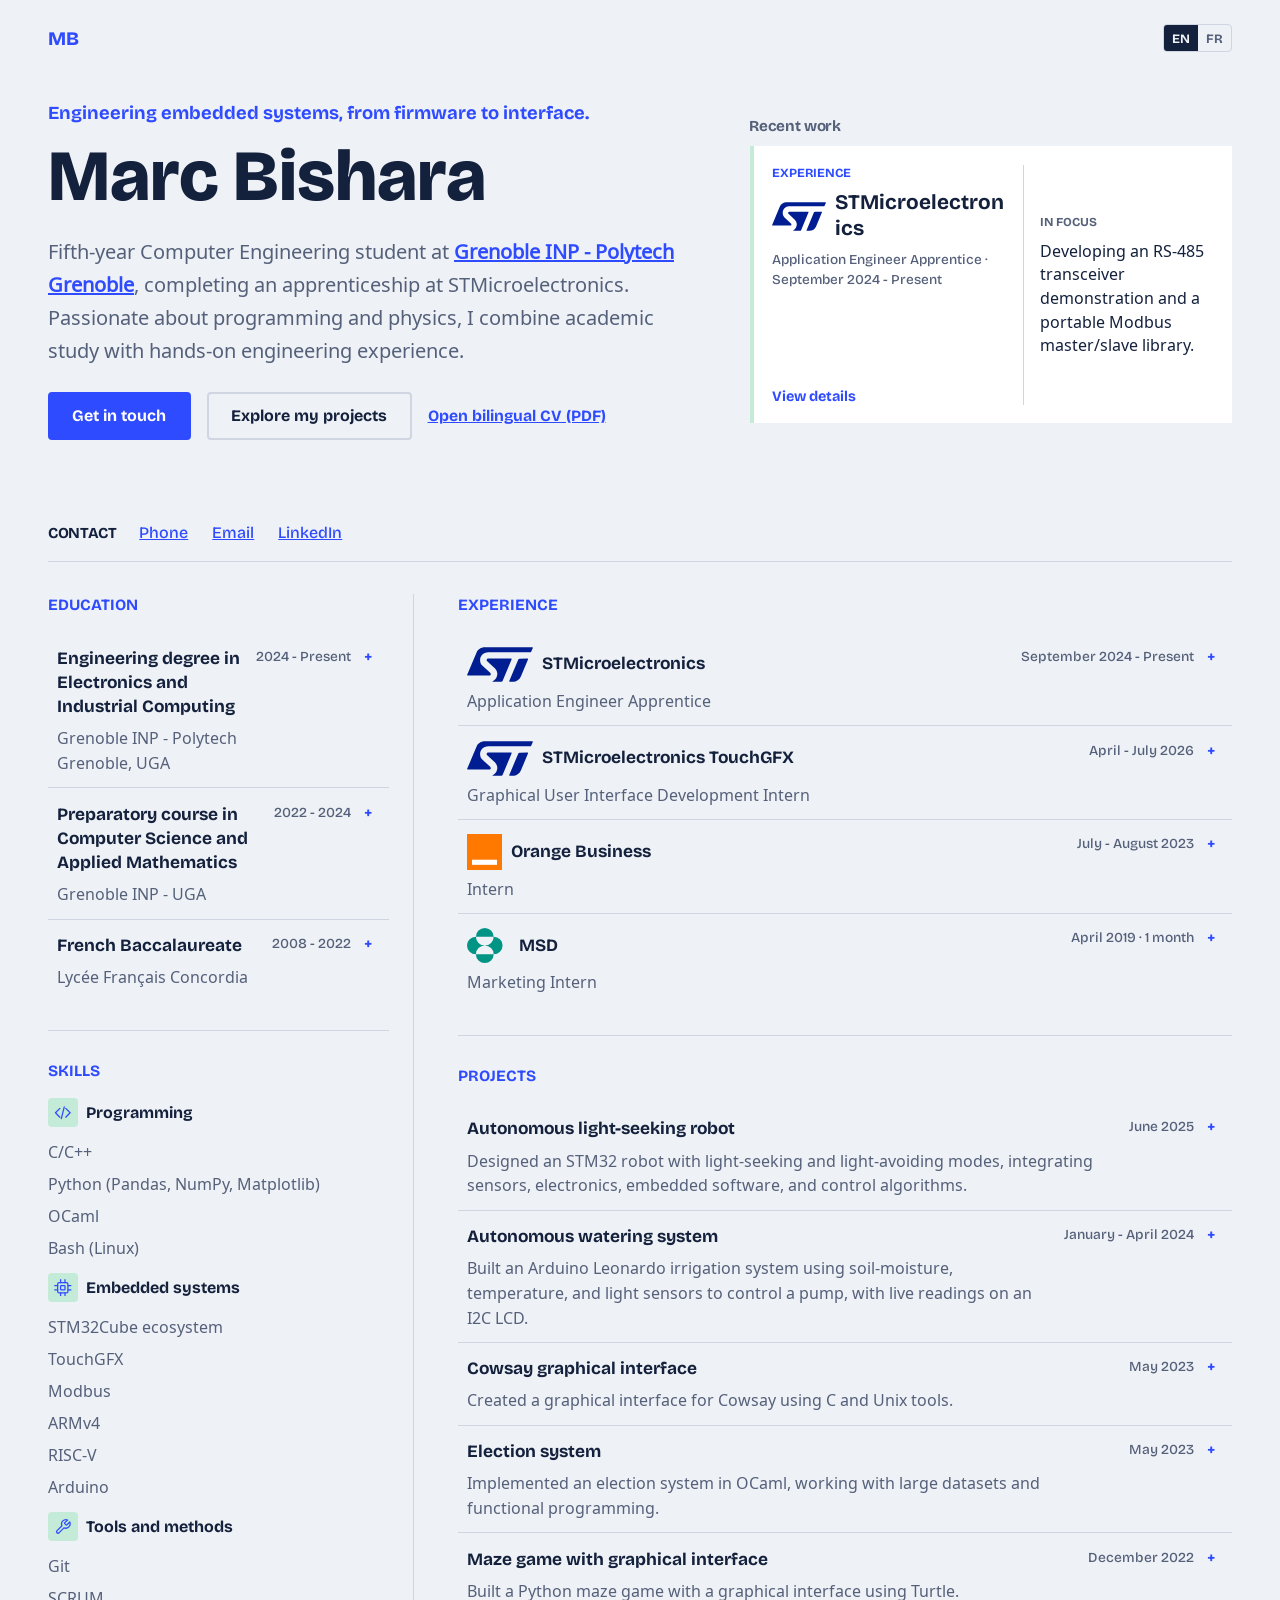
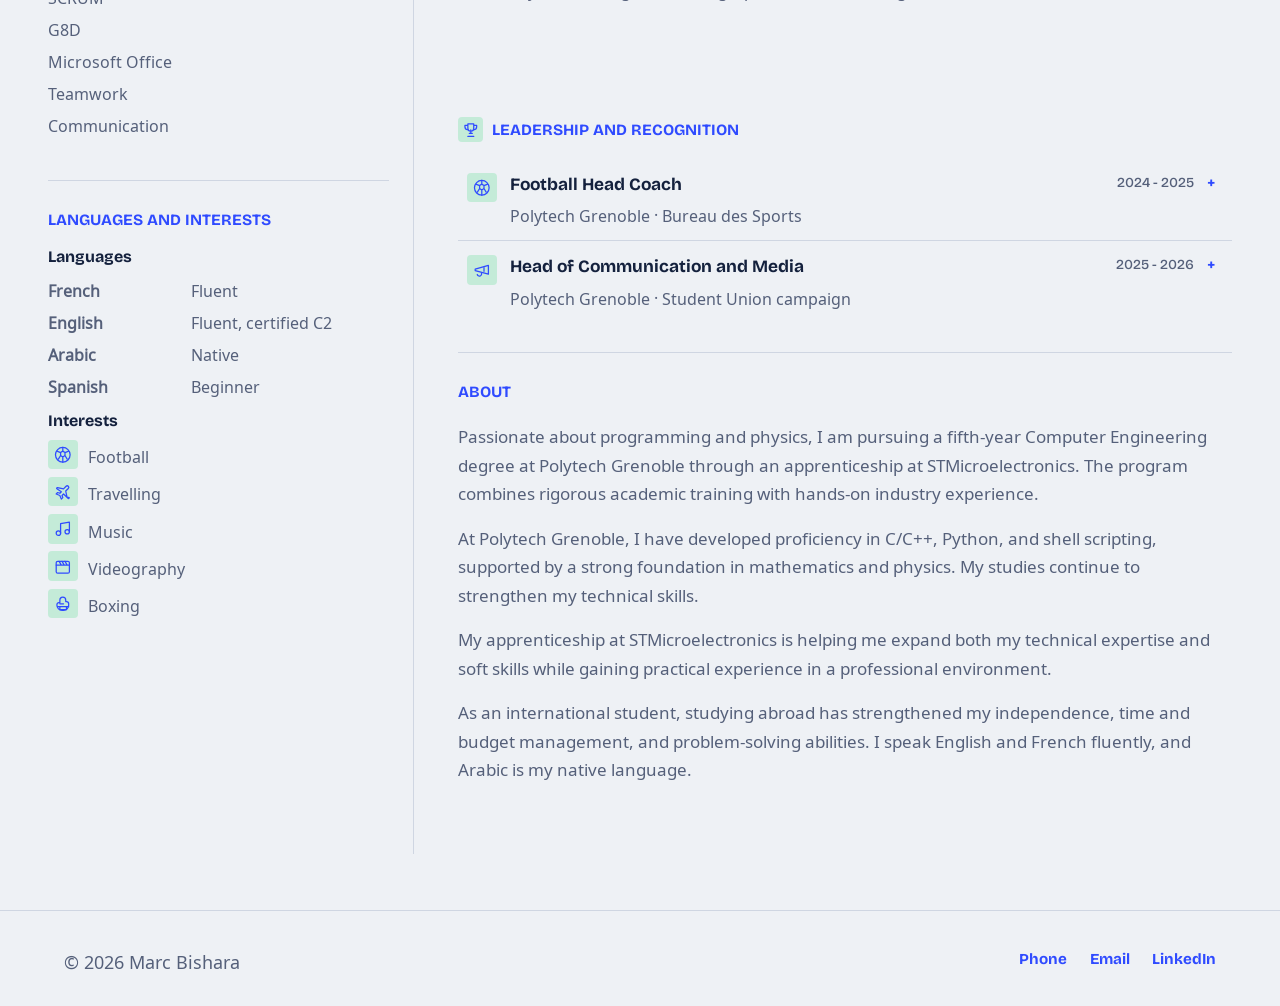
<file: index.html>
<!DOCTYPE html>
<html lang="en">
<head>
  <meta charset="utf-8">
  <meta name="viewport" content="width=device-width, initial-scale=1">
  <title>Marc Bishara - Embedded Systems Engineer</title>
  <meta name="description" content="Marc Bishara, engineering student and application engineer apprentice at STMicroelectronics. Projects in embedded systems, electronics, and software.">
  <link rel="icon" href="assets/favicon.svg" type="image/svg+xml">
  <link rel="preconnect" href="https://fonts.googleapis.com">
  <link rel="preconnect" href="https://fonts.gstatic.com" crossorigin>
  <link href="https://fonts.googleapis.com/css2?family=Bricolage+Grotesque:opsz,wght@12..96,400;12..96,700;12..96,800&family=Noto+Sans+Mongolian:wght@400&display=swap" rel="stylesheet">
  <link rel="stylesheet" href="css/style.css">
</head>
<body class="cv-page">
  <header class="cv-masthead">
    <div class="cv-topbar">
      <a class="mark" id="cvLogo" href="index.html" aria-label="Marc Bishara, home">MB</a>
      <div class="language-switch" role="group" aria-label="Language">
        <button type="button" data-language="en" aria-pressed="true" aria-label="English">EN</button>
        <button type="button" data-language="fr" aria-pressed="false" aria-label="Français">FR</button>
      </div>
    </div>
    <div class="cv-hero">
      <div class="cv-identity">
        <p id="cvHeadline" class="cv-headline"></p>
        <h1 id="cvName">Marc Bishara</h1>
        <p id="cvSummary" class="cv-summary"></p>
        <div class="cv-hero-actions">
          <a id="cvHeroContact" class="btn" href="mailto:marcbadir75@gmail.com">Get in touch</a>
          <a id="cvHeroProjects" class="btn ghost" href="#cvProjects">Explore my projects</a>
          <a id="cvPdf" class="cv-hero-pdf" href="assets/French%20%26%20English%20CV.pdf" target="_blank" rel="noopener noreferrer">Open bilingual CV (PDF)</a>
        </div>
      </div>
      <section id="cvShowcase" class="cv-showcase" aria-labelledby="cvShowcaseTitle">
        <div class="cv-showcase-top">
          <h2 id="cvShowcaseTitle">Recent work</h2>
        </div>
        <div id="cvShowcaseViewport" class="cv-showcase-viewport" tabindex="0" aria-label="Swipe through recent work">
          <div id="cvShowcaseTrack" class="cv-showcase-track"></div>
        </div>
      </section>
    </div>
  </header>

  <main class="cv-main">
    <section class="cv-contact" aria-labelledby="cvContactTitle">
      <h2 id="cvContactTitle">Contact</h2>
      <div id="cvContacts" class="cv-contact-links"></div>
    </section>
    <div class="cv-layout">
      <div class="cv-primary">
        <section class="cv-section" aria-labelledby="experienceTitle">
          <h2 id="experienceTitle">Experience</h2>
          <div id="experienceList" class="cv-entry-list"></div>
        </section>
        <section id="cvProjects" class="cv-section" aria-labelledby="projectsTitle">
          <h2 id="projectsTitle">Projects</h2>
          <div id="projectsList" class="cv-entry-list"></div>
        </section>
      </div>
      <aside class="cv-sidebar">
        <section class="cv-section" aria-labelledby="educationTitle">
          <h2 id="educationTitle">Education</h2>
          <div id="educationList" class="cv-entry-list"></div>
        </section>
        <section class="cv-section" aria-labelledby="skillsTitle">
          <h2 id="skillsTitle">Skills</h2>
          <div id="skillGroups"></div>
        </section>
        <section class="cv-section" aria-labelledby="languagesTitle">
          <h2 id="languagesTitle">Languages and interests</h2>
          <h3 id="languageHeading">Languages</h3>
          <ul id="languageList" class="cv-plain-list"></ul>
          <h3 id="interestsHeading">Interests</h3>
          <ul id="interestList" class="cv-plain-list"></ul>
        </section>
      </aside>
      <div class="cv-secondary">
        <section class="cv-section" aria-labelledby="leadershipTitle">
          <h2 id="leadershipTitle">Leadership and recognition</h2>
          <div id="leadershipList" class="cv-entry-list"></div>
        </section>
        <section class="cv-section" aria-labelledby="aboutTitle">
          <h2 id="aboutTitle">About</h2>
          <div id="aboutText" class="cv-about"></div>
        </section>
      </div>
    </div>
  </main>

  <footer class="cv-footer">
    <p id="cvFooter">© 2026 Marc Bishara</p>
    <nav id="cvFooterContacts" class="cv-footer-contact" aria-label="Contact"></nav>
  </footer>
  <script src="js/data.js"></script>
  <script src="js/cv.js"></script>
</body>
</html>
</file>
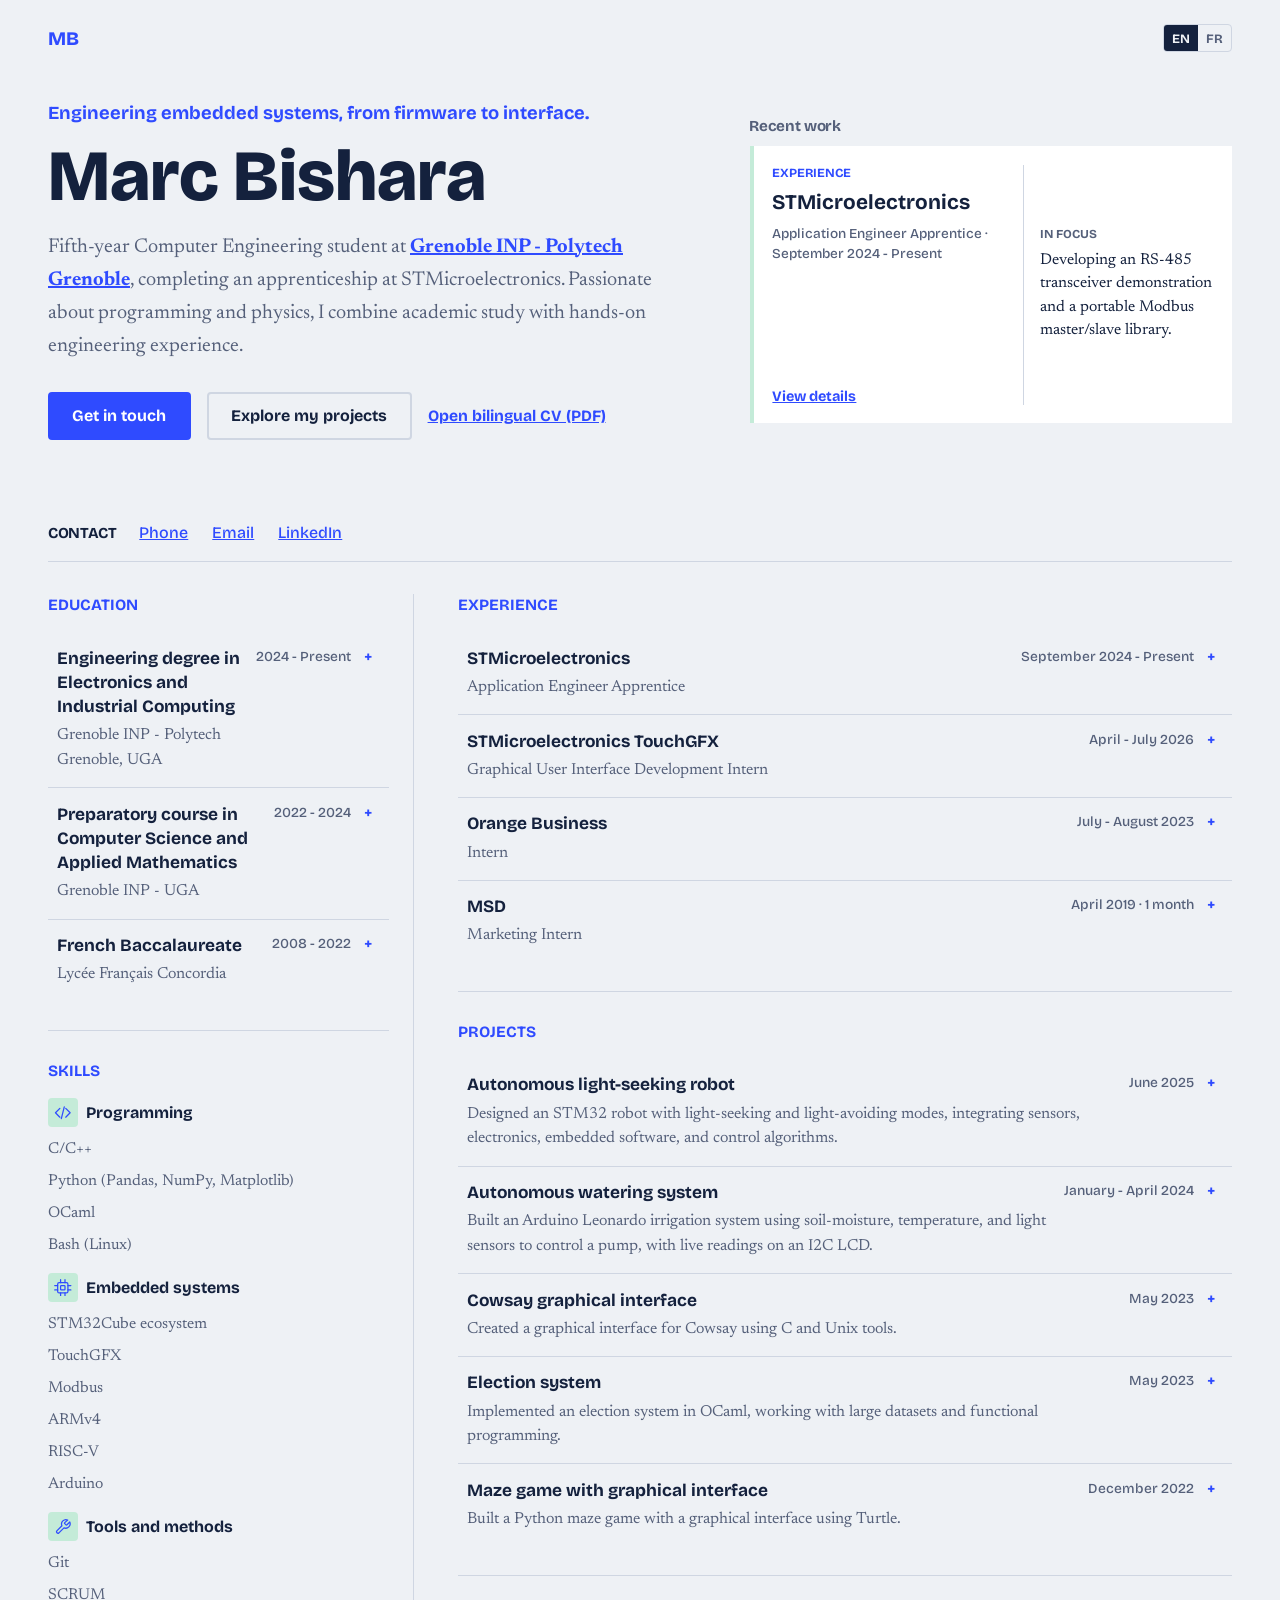
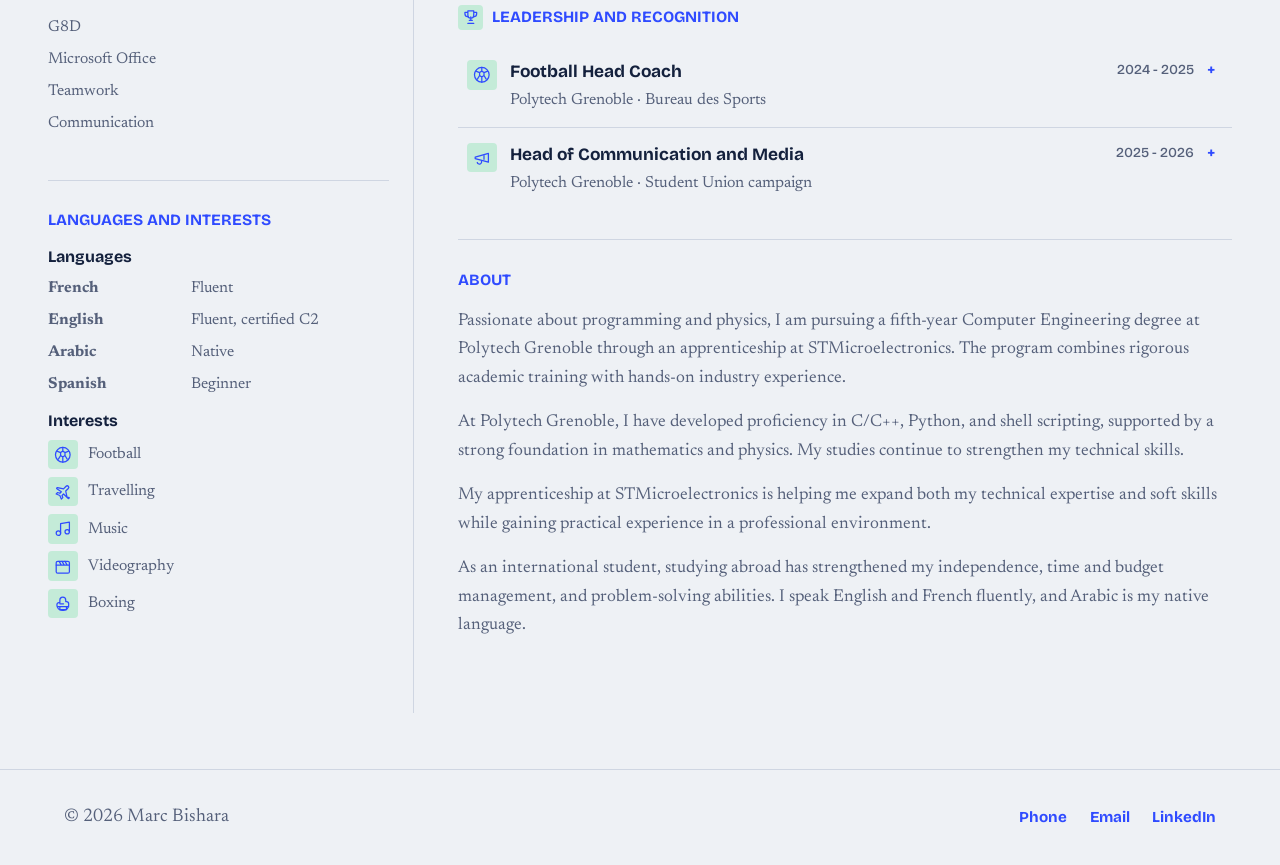
<file: portfolio/index.html>
<!DOCTYPE html>
<html lang="en">
<head>
  <meta charset="utf-8">
  <meta name="viewport" content="width=device-width, initial-scale=1">
  <title>Marc Bishara - Embedded Systems Engineer</title>
  <meta name="description" content="Marc Bishara, engineering student and application engineer apprentice at STMicroelectronics. Projects in embedded systems, electronics, and software.">
  <link rel="icon" href="assets/favicon.svg" type="image/svg+xml">
  <link rel="preconnect" href="https://fonts.googleapis.com">
  <link rel="preconnect" href="https://fonts.gstatic.com" crossorigin>
  <link href="https://fonts.googleapis.com/css2?family=Bricolage+Grotesque:opsz,wght@12..96,400;12..96,700;12..96,800&family=Newsreader:opsz,wght@6..72,400;6..72,500&display=swap" rel="stylesheet">
  <link rel="stylesheet" href="css/style.css">
</head>
<body class="cv-page">
  <header class="cv-masthead">
    <div class="cv-topbar">
      <a class="mark" id="cvLogo" href="index.html" aria-label="Marc Bishara, home">MB</a>
      <div class="language-switch" role="group" aria-label="Language">
        <button type="button" data-language="en" aria-pressed="true" aria-label="English">EN</button>
        <button type="button" data-language="fr" aria-pressed="false" aria-label="Français">FR</button>
      </div>
    </div>
    <div class="cv-hero">
      <div class="cv-identity">
        <p id="cvHeadline" class="cv-headline"></p>
        <h1 id="cvName">Marc Bishara</h1>
        <p id="cvSummary" class="cv-summary"></p>
        <div class="cv-hero-actions">
          <a id="cvHeroContact" class="btn" href="mailto:marcbadir75@gmail.com">Get in touch</a>
          <a id="cvHeroProjects" class="btn ghost" href="#cvProjects">Explore my projects</a>
          <a id="cvPdf" class="cv-hero-pdf" href="assets/French%20%26%20English%20CV.pdf" target="_blank" rel="noopener noreferrer">Open bilingual CV (PDF)</a>
        </div>
      </div>
      <section id="cvShowcase" class="cv-showcase" aria-labelledby="cvShowcaseTitle">
        <div class="cv-showcase-top">
          <h2 id="cvShowcaseTitle">Recent work</h2>
        </div>
        <div id="cvShowcaseViewport" class="cv-showcase-viewport" tabindex="0" aria-label="Swipe through recent work">
          <div id="cvShowcaseTrack" class="cv-showcase-track"></div>
        </div>
      </section>
    </div>
  </header>

  <main class="cv-main">
    <section class="cv-contact" aria-labelledby="cvContactTitle">
      <h2 id="cvContactTitle">Contact</h2>
      <div id="cvContacts" class="cv-contact-links"></div>
    </section>
    <div class="cv-layout">
      <aside class="cv-sidebar">
        <section class="cv-section" aria-labelledby="educationTitle">
          <h2 id="educationTitle">Education</h2>
          <div id="educationList" class="cv-entry-list"></div>
        </section>
        <section class="cv-section" aria-labelledby="skillsTitle">
          <h2 id="skillsTitle">Skills</h2>
          <div id="skillGroups"></div>
        </section>
        <section class="cv-section" aria-labelledby="languagesTitle">
          <h2 id="languagesTitle">Languages and interests</h2>
          <h3 id="languageHeading">Languages</h3>
          <ul id="languageList" class="cv-plain-list"></ul>
          <h3 id="interestsHeading">Interests</h3>
          <ul id="interestList" class="cv-plain-list"></ul>
        </section>
      </aside>
      <div class="cv-primary">
        <section class="cv-section" aria-labelledby="experienceTitle">
          <h2 id="experienceTitle">Experience</h2>
          <div id="experienceList" class="cv-entry-list"></div>
        </section>
        <section id="cvProjects" class="cv-section" aria-labelledby="projectsTitle">
          <h2 id="projectsTitle">Projects</h2>
          <div id="projectsList" class="cv-entry-list"></div>
        </section>
        <section class="cv-section" aria-labelledby="leadershipTitle">
          <h2 id="leadershipTitle">Leadership and recognition</h2>
          <div id="leadershipList" class="cv-entry-list"></div>
        </section>
        <section class="cv-section" aria-labelledby="aboutTitle">
          <h2 id="aboutTitle">About</h2>
          <div id="aboutText" class="cv-about"></div>
        </section>
      </div>
    </div>
  </main>

  <footer class="cv-footer">
    <p id="cvFooter">© 2026 Marc Bishara</p>
    <nav id="cvFooterContacts" class="cv-footer-contact" aria-label="Contact"></nav>
  </footer>
  <script src="js/data.js"></script>
  <script src="js/cv.js"></script>
</body>
</html>
</file>
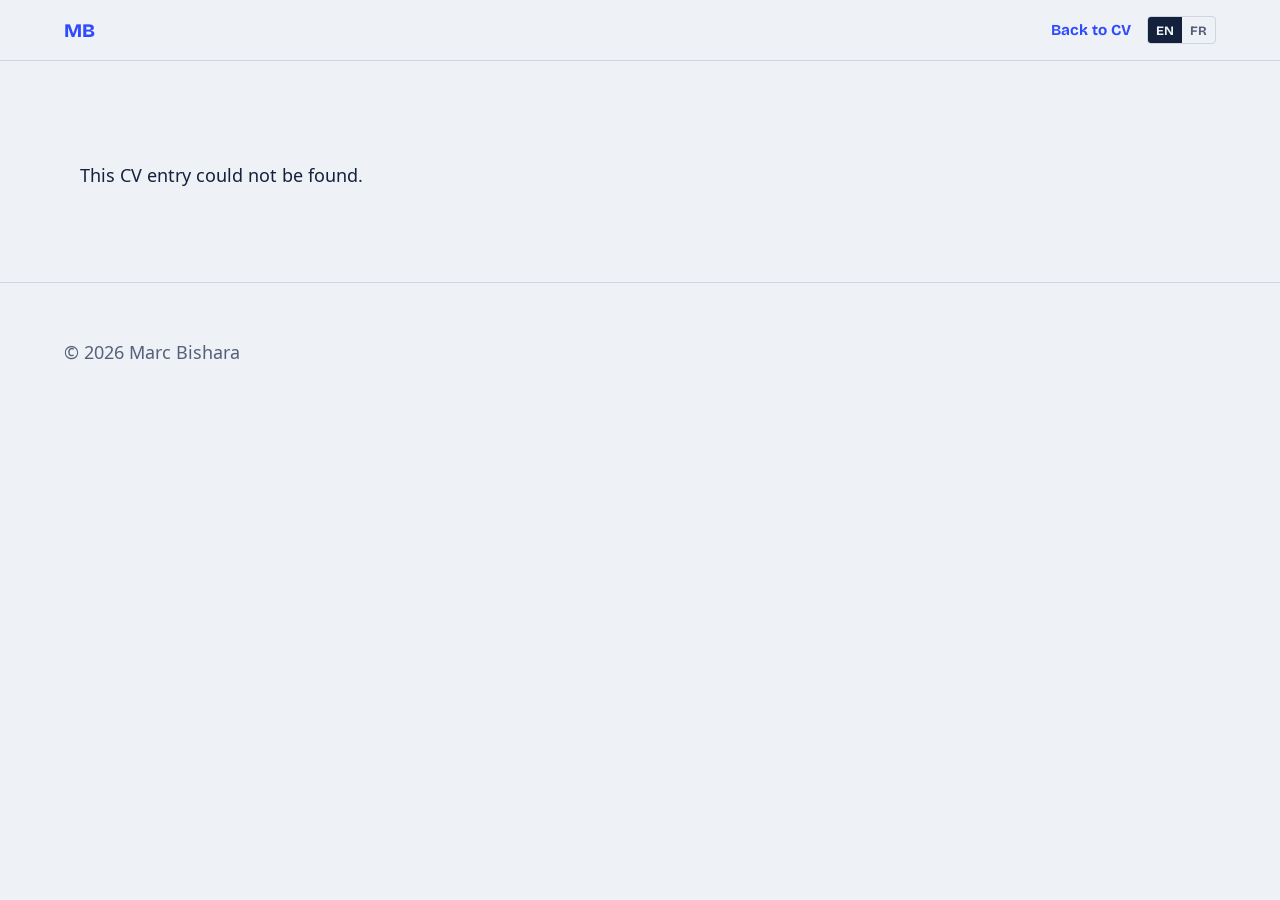
<file: portfolio.html>
<!DOCTYPE html>
<html lang="en">
<head>
  <meta charset="utf-8">
  <meta name="viewport" content="width=device-width, initial-scale=1">
  <meta name="description" content="Project and experience details from Marc Bishara's portfolio.">
  <title>Portfolio details - Marc Bishara</title>
  <link rel="icon" href="assets/favicon.svg" type="image/svg+xml">
  <link rel="preconnect" href="https://fonts.googleapis.com">
  <link rel="preconnect" href="https://fonts.gstatic.com" crossorigin>
  <link href="https://fonts.googleapis.com/css2?family=Bricolage+Grotesque:opsz,wght@12..96,400;12..96,700;12..96,800&family=Noto+Sans+Mongolian:wght@400&display=swap" rel="stylesheet">
  <link rel="stylesheet" href="css/style.css">
</head>
<body class="detail-page">
  <a class="skip" href="#detailContent">Skip to details</a>
  <header class="detail-header">
    <a class="mark" href="index.html" aria-label="Marc Bishara, home">MB</a>
    <a id="detailBack" class="detail-back" href="index.html">Back to CV</a>
    <div class="language-switch" role="group" aria-label="Language">
      <button type="button" data-language="en" aria-pressed="true" aria-label="English">EN</button>
      <button type="button" data-language="fr" aria-pressed="false" aria-label="Français">FR</button>
    </div>
  </header>
  <main class="detail-main">
    <p id="detailNotFound" class="detail-not-found" hidden></p>
    <article id="detailContent" class="detail-content" hidden>
      <p id="detailCategory" class="detail-category"></p>
      <h1 id="detailTitle"></h1>
      <p id="detailSubtitle" class="detail-subtitle"></p>
      <div class="detail-meta">
        <p id="detailDate"></p>
        <p id="detailLocation"></p>
      </div>
      <p id="detailDescription" class="detail-description" hidden></p>
      <div id="detailEducationLinks" class="detail-links"></div>
      <section id="detailDetailsSection" class="detail-section">
        <h2 id="detailDetailsTitle"></h2>
        <ul id="detailBullets" class="detail-bullets"></ul>
      </section>
      <section id="detailHighlightsSection" class="detail-section">
        <h2 id="detailHighlightsTitle"></h2>
        <ul id="detailHighlights" class="detail-bullets"></ul>
      </section>
      <section id="detailResourcesSection" class="detail-section">
        <h2 id="detailResourcesTitle"></h2>
        <div id="detailResources" class="detail-resources"></div>
      </section>
    </article>
  </main>
  <footer><p>© <span id="detailYear"></span> Marc Bishara</p></footer>
  <script src="js/data.js"></script>
  <script src="js/detail.js"></script>
</body>
</html>
</file>
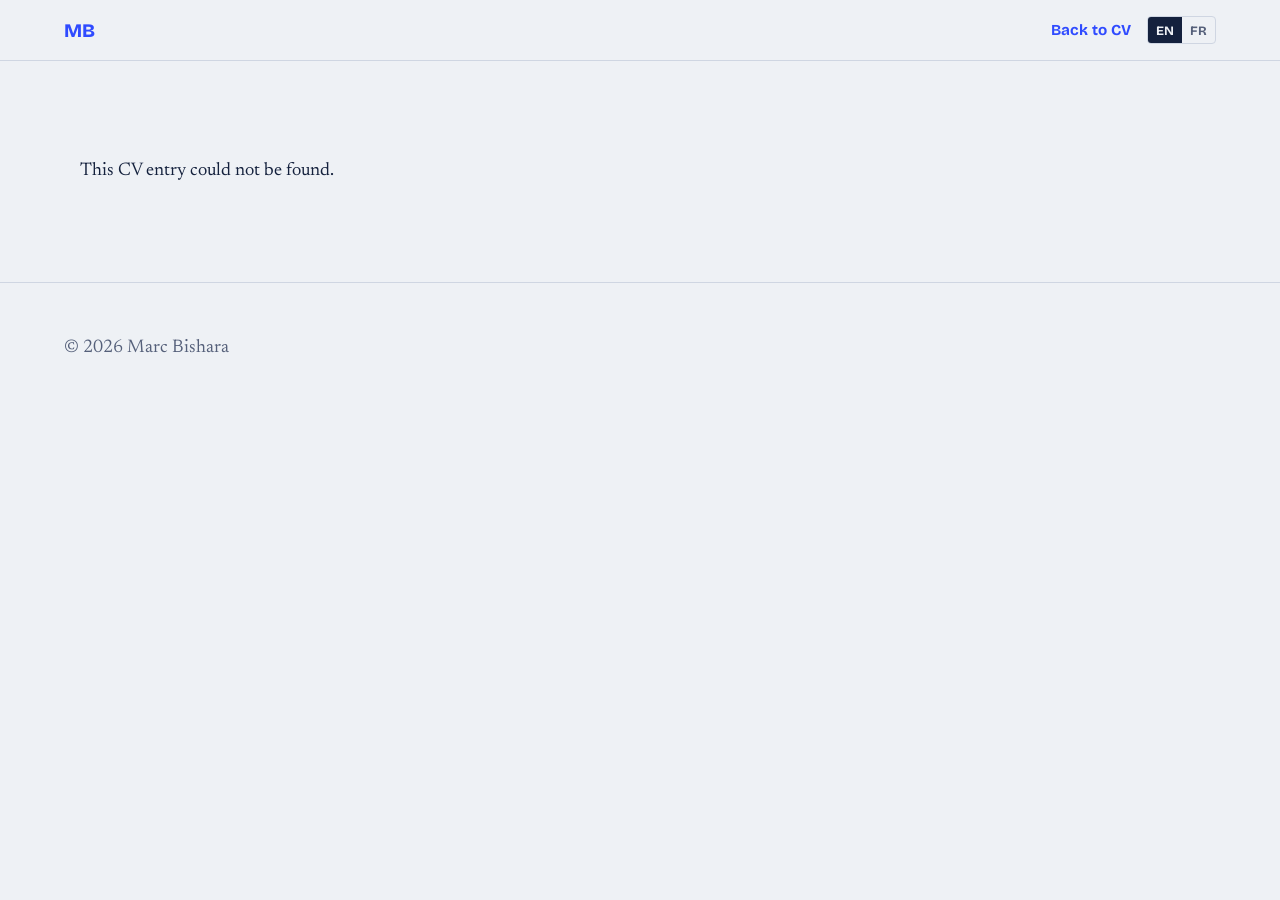
<file: portfolio/portfolio.html>
<!DOCTYPE html>
<html lang="en">
<head>
  <meta charset="utf-8">
  <meta name="viewport" content="width=device-width, initial-scale=1">
  <meta name="description" content="Project and experience details from Marc Bishara's portfolio.">
  <title>Portfolio details - Marc Bishara</title>
  <link rel="icon" href="assets/favicon.svg" type="image/svg+xml">
  <link rel="preconnect" href="https://fonts.googleapis.com">
  <link rel="preconnect" href="https://fonts.gstatic.com" crossorigin>
  <link href="https://fonts.googleapis.com/css2?family=Bricolage+Grotesque:opsz,wght@12..96,400;12..96,700;12..96,800&family=Newsreader:opsz,wght@6..72,400;6..72,500&display=swap" rel="stylesheet">
  <link rel="stylesheet" href="css/style.css">
</head>
<body class="detail-page">
  <a class="skip" href="#detailContent">Skip to details</a>
  <header class="detail-header">
    <a class="mark" href="index.html" aria-label="Marc Bishara, home">MB</a>
    <a id="detailBack" class="detail-back" href="index.html">Back to CV</a>
    <div class="language-switch" role="group" aria-label="Language">
      <button type="button" data-language="en" aria-pressed="true" aria-label="English">EN</button>
      <button type="button" data-language="fr" aria-pressed="false" aria-label="Français">FR</button>
    </div>
  </header>
  <main class="detail-main">
    <p id="detailNotFound" class="detail-not-found" hidden></p>
    <article id="detailContent" class="detail-content" hidden>
      <p id="detailCategory" class="detail-category"></p>
      <h1 id="detailTitle"></h1>
      <p id="detailSubtitle" class="detail-subtitle"></p>
      <div class="detail-meta">
        <p id="detailDate"></p>
        <p id="detailLocation"></p>
      </div>
      <p id="detailDescription" class="detail-description" hidden></p>
      <div id="detailEducationLinks" class="detail-links"></div>
      <section id="detailDetailsSection" class="detail-section">
        <h2 id="detailDetailsTitle"></h2>
        <ul id="detailBullets" class="detail-bullets"></ul>
      </section>
      <section id="detailHighlightsSection" class="detail-section">
        <h2 id="detailHighlightsTitle"></h2>
        <ul id="detailHighlights" class="detail-bullets"></ul>
      </section>
      <section id="detailResourcesSection" class="detail-section">
        <h2 id="detailResourcesTitle"></h2>
        <div id="detailResources" class="detail-resources"></div>
      </section>
    </article>
  </main>
  <footer><p>© <span id="detailYear"></span> Marc Bishara</p></footer>
  <script src="js/data.js"></script>
  <script src="js/detail.js"></script>
</body>
</html>
</file>
<file: css/style.css>
:root {
  --bg: #eef1f5;
  --surface: #fff;
  --ink: #14213d;
  --muted: #55607a;
  --line: #cfd6e2;
  --accent: #2f4bff;
  --accent-ink: #fff;
  --mint: #c4ebd8;
  --head: "Bricolage Grotesque", system-ui, sans-serif;
  --body: "Noto Sans Mongolian", system-ui, sans-serif;
}

@media (prefers-color-scheme:dark) {
  :root {
    --bg: #0f1524;
    --surface: #18203a;
    --ink: #eaeefb;
    --muted: #9aa6c6;
    --line: #2c3657;
    --accent: #7f95ff;
    --accent-ink: #0f1524;
    --mint: #1e4a3a
  }
}

* {
  box-sizing: border-box
}

html {
  scroll-behavior: smooth;
  scroll-padding-top: 4.5rem
}

body {
  margin: 0;
  background: var(--bg);
  color: var(--ink);
  font: 1.15rem/1.65 var(--body);
  -webkit-font-smoothing: antialiased
}

a {
  color: inherit
}

:focus-visible {
  outline: 3px solid var(--accent);
  outline-offset: 3px;
  border-radius: 4px
}

.skip {
  position: absolute;
  left: -999px
}

.skip:focus {
  left: 1rem;
  top: 1rem;
  background: var(--surface);
  padding: .5rem 1rem;
  z-index: 20
}

.top {
  position: sticky;
  top: 0;
  z-index: 10;
  display: flex;
  justify-content: space-between;
  align-items: center;
  padding: .9rem clamp(1rem, 5vw, 4rem);
  background: color-mix(in srgb, var(--bg) 88%, transparent);
  backdrop-filter: blur(8px);
  border-bottom: 1px solid var(--line)
}

.mark {
  font: 800 1.2rem var(--head);
  text-decoration: none;
  color: var(--accent)
}

nav {
  display: flex;
  gap: 1.4rem;
  font: 500 1rem var(--head)
}

nav a {
  text-decoration: none;
  color: var(--muted)
}

nav a:hover {
  color: var(--ink)
}

.language-switch {
  display: flex;
  flex: none;
  border: 1px solid var(--line);
  border-radius: 4px;
  overflow: hidden
}

.language-switch button {
  font: 700 .8rem var(--head);
  padding: .35rem .5rem;
  border: 0;
  background: transparent;
  color: var(--muted);
  cursor: pointer
}

.language-switch button[aria-pressed="true"] {
  background: var(--ink);
  color: var(--bg)
}

main {
  padding: 0 clamp(1rem, 5vw, 4rem)
}

.hero {
  min-height: 78vh;
  display: flex;
  flex-direction: column;
  justify-content: center;
  max-width: 62rem
}

h1 {
  font: 800 clamp(2.8rem, 9vw, 7rem)/.98 var(--head);
  letter-spacing: -.03em;
  margin: 0 0 1.5rem
}

h1 .caret {
  display: inline-block;
  width: .07em;
  height: .85em;
  background: var(--accent);
  margin-left: .08em;
  vertical-align: -.05em;
  animation: blink 1s steps(1) infinite
}

@keyframes blink {
  50% {
    opacity: 0
  }
}

.lede {
  max-width: 36rem;
  font-size: 1.35rem;
  color: var(--muted)
}

.lede strong {
  color: var(--ink)
}

.cta {
  display: flex;
  gap: .8rem;
  flex-wrap: wrap;
  margin-top: 1.5rem
}

.btn {
  font: 700 1rem var(--head);
  padding: .8rem 1.4rem;
  border-radius: 999px;
  background: var(--accent);
  color: var(--accent-ink);
  text-decoration: none;
  border: 2px solid var(--accent)
}

.btn.ghost {
  background: transparent;
  color: var(--ink);
  border-color: var(--ink)
}

.btn:hover {
  transform: translateY(-2px)
}

.block {
  padding: 4rem 0;
  border-top: 1px solid var(--line)
}

.narrow {
  max-width: 42rem
}

h2 {
  font: 800 clamp(1.8rem, 4vw, 2.6rem) var(--head);
  letter-spacing: -.02em;
  margin: 0 0 1.5rem
}

.filters {
  display: flex;
  flex-wrap: wrap;
  gap: .5rem;
  margin-bottom: 1.8rem
}

.chip {
  font: 500 .95rem var(--head);
  padding: .4rem .95rem;
  border-radius: 999px;
  border: 1.5px solid var(--line);
  background: transparent;
  color: var(--ink);
  cursor: pointer
}

.chip[aria-pressed="true"] {
  background: var(--ink);
  color: var(--bg);
  border-color: var(--ink)
}

.grid {
  display: grid;
  grid-template-columns: repeat(auto-fill, minmax(min(19rem, 100%), 1fr));
  gap: 1.4rem
}

.card {
  background: var(--surface);
  border: 1px solid var(--line);
  border-radius: 14px;
  padding: 1.5rem;
  display: flex;
  flex-direction: column;
  gap: .8rem
}

.card h3 {
  font: 700 1.35rem var(--head);
  margin: 0
}

.card p {
  margin: 0;
  color: var(--muted);
  flex: 1
}

.tags {
  display: flex;
  flex-wrap: wrap;
  gap: .4rem;
  padding: 0;
  margin: 0;
  list-style: none
}

.tags li {
  font: 500 .8rem var(--head);
  background: var(--mint);
  padding: .15rem .6rem;
  border-radius: 6px
}

.card .row {
  display: flex;
  gap: 1.2rem;
  font: 700 .95rem var(--head)
}

.card .row a {
  color: var(--accent)
}

.skills {
  display: grid;
  grid-template-columns: repeat(auto-fit, minmax(15rem, 1fr));
  gap: 2rem
}

.skills h3 {
  font: 700 1.1rem var(--head);
  margin: 0 0 .6rem
}

.skills ul {
  margin: 0;
  padding: 0;
  list-style: none
}

.skills li {
  padding: .35rem 0;
  border-bottom: 1px dashed var(--line)
}

.plain-list {
  margin: 0;
  padding: 0;
  list-style: none
}

.plain-list li {
  padding: .35rem 0;
  border-bottom: 1px dashed var(--line)
}

.entry-list {
  display: grid;
  gap: 1.8rem
}

.entry {
  padding-left: 1.2rem;
  border-left: 2px solid var(--line)
}

.entry-header {
  display: flex;
  justify-content: space-between;
  align-items: baseline;
  gap: 1rem
}

.entry-header h3 {
  font: 700 1.25rem/1.3 var(--head);
  margin: 0
}

.entry-date {
  flex: none;
  color: var(--muted);
  font: 500 .9rem var(--head)
}

.entry-role {
  margin: .25rem 0;
  color: var(--muted);
  font-style: italic
}

.entry-location {
  margin: .1rem 0;
  color: var(--muted);
  font-size: .95rem
}

.entry ul {
  margin: .6rem 0 0;
  padding-left: 1.25rem
}

.entry li {
  padding: .15rem 0
}

.entry-highlights {
  color: var(--muted)
}

.entry-resources {
  display: grid;
  gap: 1rem;
  margin-top: 1rem
}

.entry-figure {
  margin: 0;
  max-width: 34rem
}

.entry-figure img {
  display: block;
  width: 100%;
  height: auto;
  border: 1px solid var(--line)
}

.entry-figure figcaption {
  margin-top: .4rem;
  color: var(--muted);
  font-size: .9rem
}

.entry-resource-link {
  width: fit-content;
  color: var(--accent);
  font: 700 .95rem var(--head)
}

.links {
  display: flex;
  gap: 1.5rem;
  flex-wrap: wrap;
  font: 700 1.1rem var(--head)
}

.links a {
  color: var(--accent)
}

footer {
  padding: 2rem clamp(1rem, 5vw, 4rem);
  color: var(--muted);
  border-top: 1px solid var(--line)
}

@media (max-width:560px) {
  .top {
    gap: .65rem
  }

  nav {
    flex: 1;
    min-width: 0;
    max-width: none;
    gap: .65rem;
    font-size: .85rem;
    overflow-x: auto;
    white-space: nowrap
  }

  .entry-header {
    align-items: flex-start;
    flex-wrap: wrap;
    gap: .3rem .8rem
  }

  .entry-date {
    flex-basis: 100%;
    white-space: normal
  }
}

.cv-masthead {
  max-width: 88rem;
  margin: 0 auto;
  padding: 1.5rem clamp(1rem, 4vw, 3rem) 3rem
}

.cv-topbar {
  display: flex;
  justify-content: space-between;
  align-items: center
}

.cv-masthead .language-switch {
  width: max-content
}

.cv-hero {
  display: grid;
  grid-template-columns: minmax(0, 1.15fr) minmax(18rem, .85fr);
  align-items: center;
  gap: clamp(1.5rem, 4vw, 3rem);
  padding: 3rem 0 1rem
}

.cv-identity {
  animation: cv-arrive .65s ease both
}

.cv-identity h1 {
  margin: 0 0 1.1rem;
  font: 800 4.5rem/1.02 var(--head);
  letter-spacing: 0
}

.cv-headline {
  max-width: 38rem;
  margin: 0 0 .8rem;
  color: var(--accent);
  font: 700 1.15rem/1.45 var(--head)
}

.cv-summary {
  max-width: 42rem;
  margin: 0;
  color: var(--muted);
  font-size: 1.25rem;
  line-height: 1.65
}

.cv-summary a {
  color: var(--accent);
  font-weight: 700
}

.cv-hero-actions {
  display: flex;
  align-items: center;
  gap: .8rem 1rem;
  flex-wrap: wrap;
  margin-top: 1.8rem;
  font-family: var(--head)
}

.cv-hero-actions .btn {
  border-radius: 4px;
  transition: transform .18s ease, background-color .18s ease
}

.cv-hero-actions .btn.ghost {
  border-color: var(--line)
}

.cv-hero-pdf {
  color: var(--accent);
  font-size: .98rem;
  font-weight: 700
}

.cv-showcase {
  min-width: 0;
  animation: cv-arrive .7s .08s ease both
}

.cv-showcase-top {
  display: flex;
  justify-content: space-between;
  align-items: center;
  gap: 1rem;
  margin-bottom: .7rem
}

.cv-showcase-top h2 {
  margin: 0;
  font: 700 .95rem var(--head);
  color: var(--muted)
}

.cv-showcase-viewport {
  position: relative;
  overflow-x: auto;
  scroll-snap-type: x mandatory;
  scroll-behavior: smooth;
  scrollbar-width: none;
  overscroll-behavior-x: contain;
  touch-action: pan-x;
  cursor: grab
}

.cv-showcase-viewport.is-dragging {
  cursor: grabbing;
  scroll-snap-type: none;
  scroll-behavior: auto
}

.cv-showcase-viewport.is-dragging * {
  cursor: grabbing;
  user-select: none
}

.cv-showcase-viewport::-webkit-scrollbar {
  display: none
}

.cv-showcase-track {
  display: flex;
  gap: .75rem
}

.cv-showcase-slide {
  flex: 0 0 100%;
  display: grid;
  grid-template-columns: minmax(0, 1.1fr) minmax(8rem, .9fr);
  align-items: stretch;
  gap: 1rem;
  min-height: 15rem;
  padding: 1.15rem;
  background: var(--surface);
  border-left: 4px solid var(--mint);
  scroll-snap-align: start;
  color: inherit;
  text-decoration: none;
  cursor: inherit
}

.cv-slide-copy {
  display: flex;
  min-width: 0;
  flex-direction: column;
  align-items: flex-start
}

.cv-slide-category {
  margin: 0 0 .65rem;
  color: var(--accent);
  font: 700 .78rem var(--head);
  text-transform: uppercase
}

.cv-slide-copy h3 {
  width: 100%;
  min-width: 0;
  margin: 0;
  font: 700 1.3rem/1.25 var(--head);
  overflow-wrap: anywhere
}

.cv-slide-title-with-logo {
  display: flex;
  align-items: center;
  gap: .55rem
}

.cv-slide-title-with-logo .cv-company-logo {
  width: auto;
  height: auto;
  max-width: 3.5rem;
  max-height: 1.8rem
}

.cv-slide-title-with-logo span {
  min-width: 0;
  overflow-wrap: anywhere
}

.cv-slide-meta {
  margin: .5rem 0 1rem;
  color: var(--muted);
  font: 500 .85rem/1.45 var(--head)
}

.cv-slide-link {
  margin-top: auto;
  color: var(--accent);
  font: 700 .9rem var(--head)
}

.cv-slide-focus {
  align-self: stretch;
  display: flex;
  flex-direction: column;
  justify-content: center;
  margin: 0;
  padding-left: 1rem;
  border-left: 1px solid var(--line)
}

.cv-slide-focus-label {
  margin: 0 0 .5rem;
  color: var(--muted);
  font: 700 .76rem var(--head);
  text-transform: uppercase
}

.cv-slide-focus p:last-child {
  margin: 0;
  font-size: .98rem;
  line-height: 1.5
}

.cv-slide-image {
  display: block;
  width: 100%;
  height: 100%;
  max-height: 15rem;
  object-fit: cover;
  object-position: center 55%
}

@keyframes cv-arrive {
  from {
    opacity: 0;
    transform: translateY(14px)
  }

  to {
    opacity: 1;
    transform: translateY(0)
  }
}

.cv-main {
  max-width: 88rem;
  margin: 0 auto;
  padding: 0 clamp(1rem, 4vw, 3rem)
}

.cv-contact {
  display: flex;
  align-items: center;
  gap: 1.4rem;
  flex-wrap: wrap;
  padding: 1.2rem 0;
  border-bottom: 1px solid var(--line)
}

.cv-contact h2 {
  margin: 0;
  font: 700 .95rem var(--head);
  text-transform: uppercase
}

.cv-contact-links {
  display: flex;
  gap: 1rem 1.5rem;
  flex-wrap: wrap;
  font: 500 1rem var(--head)
}

.cv-contact-links a,
.cv-pdf {
  color: var(--accent)
}

.cv-pdf {
  margin-left: auto;
  font: 700 .98rem var(--head)
}

.cv-layout {
  display: grid;
  grid-template-columns: minmax(15rem, .78fr) minmax(0, 1.65fr);
  grid-template-areas: "sidebar primary" "sidebar secondary";
  gap: 2.8rem;
  padding: 2rem 0 3.5rem
}

.cv-sidebar {
  grid-area: sidebar;
  padding-right: 1.5rem;
  border-right: 1px solid var(--line)
}

.cv-primary {
  grid-area: primary
}

.cv-secondary {
  grid-area: secondary
}

.cv-section {
  padding: 0 0 1.8rem;
  margin: 0 0 1.8rem;
  border-bottom: 1px solid var(--line)
}

.cv-section:last-child {
  border-bottom: 0
}

.cv-section>h2 {
  margin: 0 0 1rem;
  font: 700 .98rem/1.4 var(--head);
  letter-spacing: 0;
  text-transform: uppercase;
  color: var(--accent)
}

.cv-entry-list {
  display: grid
}

.cv-entry {
  display: grid;
  grid-template-columns: minmax(0, 1fr) auto 1rem;
  align-items: start;
  gap: .4rem .8rem;
  padding: .9rem .55rem;
  border-bottom: 1px solid var(--line);
  color: var(--ink);
  text-decoration: none;
  transition: background-color .15s ease
}

.cv-entry-with-mark {
  grid-template-columns: 1.85rem minmax(0, 1fr) auto 1rem
}

.cv-entry:last-child {
  border-bottom: 0
}

.cv-entry:hover {
  background: var(--surface)
}

.cv-entry-mark,
.cv-recognition-mark {
  display: inline-grid;
  flex: none;
  place-items: center;
  width: 1.85rem;
  height: 1.85rem;
  border-radius: 4px;
  background: var(--mint);
  color: var(--accent)
}

.cv-recognition-mark {
  width: 1.55rem;
  height: 1.55rem
}

.cv-section>h2.cv-heading-with-mark {
  display: flex;
  align-items: center;
  gap: .55rem
}

.cv-entry-copy {
  min-width: 0
}

.cv-entry-copy h3 {
  margin: 0;
  font: 700 1.08rem/1.4 var(--head)
}

.cv-entry-title-with-logo {
  display: flex;
  align-items: center;
  gap: .55rem
}

.cv-company-logo {
  display: block;
  flex: none;
  width: auto;
  height: auto;
  max-width: 4.75rem;
  max-height: 2.2rem;
  object-fit: contain
}

.cv-entry-copy p {
  margin: .25rem 0 0;
  color: var(--muted);
  font-size: 1rem;
  line-height: 1.55
}

.cv-entry-date {
  color: var(--muted);
  font: 500 .86rem/1.5 var(--head);
  white-space: nowrap
}

.cv-entry-arrow {
  color: var(--accent);
  font: 700 1rem/1.3 var(--head)
}

.cv-skill-group {
  margin: .75rem 0
}

.cv-skill-group h3,
.cv-section>h3 {
  margin: 0 0 .35rem;
  font: 700 1rem var(--head)
}

.cv-skill-group h3 {
  display: flex;
  align-items: center;
  gap: .55rem
}

.cv-skill-group ul,
.cv-plain-list {
  margin: 0;
  padding: 0;
  list-style: none;
  color: var(--muted);
  font-size: .98rem;
  line-height: 1.55
}

.cv-skill-group li,
.cv-plain-list li {
  padding: .24rem 0
}

.cv-interest {
  display: flex;
  align-items: center;
  gap: .65rem
}

.cv-icon-badge {
  display: inline-grid;
  flex: none;
  place-items: center;
  width: 1.85rem;
  height: 1.85rem;
  border-radius: 4px;
  background: var(--mint);
  color: var(--accent)
}

.cv-icon {
  display: block;
  width: 1.1rem;
  height: 1.1rem;
  fill: none;
  stroke: currentColor;
  stroke-width: 1.7;
  stroke-linecap: round;
  stroke-linejoin: round
}

#languageList li {
  display: grid;
  grid-template-columns: minmax(5.5rem, .8fr) minmax(0, 1.2fr);
  align-items: baseline;
  gap: .7rem
}

#languageList span {
  color: var(--muted)
}

.cv-plain-list {
  margin-bottom: .7rem
}

.cv-about p {
  margin: .45rem 0 1rem;
  color: var(--muted);
  font-size: 1.08rem;
  line-height: 1.65
}

.cv-footer {
  display: flex;
  justify-content: space-between;
  align-items: center;
  gap: 1rem 2rem;
  flex-wrap: wrap;
  max-width: 88rem;
  margin: 0 auto
}

.cv-footer p {
  margin: 0
}

.cv-footer-contact {
  display: flex;
  gap: .8rem 1.4rem;
  flex-wrap: wrap;
  font: 700 .95rem var(--head)
}

.cv-footer-contact a {
  color: var(--accent)
}

.detail-top {
  position: static
}

.detail-header {
  display: flex;
  align-items: center;
  gap: 1rem;
  max-width: 88rem;
  margin: 0 auto;
  padding: 1rem clamp(1rem, 5vw, 4rem);
  border-bottom: 1px solid var(--line)
}

.detail-header .language-switch {
  margin-left: 0
}

.detail-back {
  margin-left: auto;
  color: var(--accent);
  font: 700 .95rem var(--head);
  text-decoration: none
}

.detail-main {
  max-width: 78rem;
  margin: 0 auto;
  padding: clamp(2rem, 6vw, 5rem) clamp(1rem, 5vw, 4rem)
}

.detail-content {
  max-width: 58rem;
  margin: 0 auto
}

.detail-category {
  margin: 0 0 .8rem;
  color: var(--accent);
  font: 700 .88rem var(--head);
  text-transform: uppercase
}

.detail-content h1 {
  margin: 0 0 .55rem;
  font: 800 clamp(2.2rem, 5vw, 4rem)/1.05 var(--head);
  letter-spacing: 0
}

.detail-title-with-logo {
  display: flex;
  align-items: center;
  gap: .8rem
}

.detail-company-logo {
  display: block;
  flex: none;
  width: auto;
  height: auto;
  max-width: 5.5rem;
  max-height: 3rem;
  object-fit: contain
}

.detail-content h1 a {
  color: inherit;
  text-decoration: none
}

.detail-subtitle {
  margin: .1rem 0 1rem;
  color: var(--muted);
  font: 500 1.15rem var(--head)
}

.detail-meta {
  display: flex;
  gap: .4rem 1.2rem;
  flex-wrap: wrap;
  color: var(--muted);
  font: 500 .9rem var(--head)
}

.detail-meta p {
  margin: 0
}

.detail-description {
  max-width: 48rem;
  margin: 1.5rem 0;
  color: var(--ink);
  font-size: 1.2rem
}

.detail-links {
  margin: 1rem 0;
  font: 700 .95rem var(--head)
}

.detail-links a,
.detail-resources>a {
  color: var(--accent)
}

.detail-bullets {
  max-width: 50rem;
  margin: 1.2rem 0;
  padding-left: 1.25rem
}

.detail-bullets li {
  padding: .25rem 0
}

.detail-section {
  margin-top: 2rem
}

.detail-content h2 {
  margin: 1.6rem 0 .5rem;
  font: 700 .95rem var(--head);
  text-transform: uppercase;
  color: var(--accent)
}

.detail-resources {
  display: grid;
  grid-template-columns: repeat(auto-fit, minmax(min(19rem, 100%), 1fr));
  align-items: start;
  gap: 1rem;
  margin-top: 2rem
}

.detail-figure {
  margin: 0;
  padding: .6rem;
  background: var(--surface);
  border: 1px solid var(--line);
  border-radius: 6px
}

.detail-figure img {
  display: block;
  width: 100%;
  aspect-ratio: 4/3;
  object-fit: contain;
  background: var(--bg)
}

.detail-figure figcaption {
  margin-top: .6rem;
  color: var(--muted);
  font-size: .95rem;
  line-height: 1.45
}

.detail-resources>a {
  align-self: start;
  font: 700 .95rem var(--head)
}

.detail-page footer {
  max-width: 88rem;
  margin: 0 auto
}

@media(max-width:800px) {
  .cv-hero {
    grid-template-columns: minmax(0, 1fr) minmax(16rem, .8fr);
    gap: 1.5rem
  }

  .cv-identity h1 {
    font-size: 3.5rem
  }

  .cv-summary {
    font-size: 1.1rem
  }

  .cv-layout {
    grid-template-columns: minmax(0, 1fr);
    grid-template-areas: "primary" "sidebar" "secondary";
    gap: 0
  }

  .cv-sidebar {
    padding-right: 0;
    border-right: 0
  }

  .cv-sidebar .cv-section {
    border-bottom: 1px solid var(--line)
  }
}

@media(max-width:680px) {
  .cv-hero {
    grid-template-columns: minmax(0, 1fr);
    gap: 1.5rem
  }

  .cv-identity h1 {
    font-size: 3rem
  }

  .cv-summary {
    font-size: 1.12rem
  }

  .cv-showcase-slide {
    min-height: 14rem
  }

  .cv-slide-image {
    max-height: 10rem
  }
}

@media(max-width:560px) {
  .cv-masthead {
    padding-top: 1.2rem;
    padding-bottom: 2rem
  }

  .cv-hero {
    grid-template-columns: minmax(0, 1fr);
    gap: 2rem;
    padding-top: 2.8rem
  }

  .cv-identity h1 {
    font-size: 3rem
  }

  .cv-summary {
    font-size: 1.12rem
  }

  .cv-hero-actions {
    gap: .7rem
  }

  .cv-contact {
    align-items: flex-start;
    gap: .6rem;
    flex-direction: column
  }

  .cv-pdf {
    margin-left: 0
  }

  .cv-entry {
    grid-template-columns: minmax(0, 1fr) auto;
    gap: .25rem .5rem
  }

  .cv-entry-copy {
    grid-column: 1/-1
  }

  .cv-entry-date {
    grid-column: 1
  }

  .cv-entry-arrow {
    grid-column: 2;
    grid-row: 2;
    justify-self: end
  }

  .cv-entry-with-mark {
    grid-template-columns: 1.85rem minmax(0, 1fr)
  }

  .cv-entry-with-mark .cv-entry-copy,
  .cv-entry-with-mark .cv-entry-date {
    grid-column: 2
  }

  .detail-top {
    gap: .7rem
  }
}

@media print {
  body {
    background: #fff;
    font-size: 10pt
  }

  .language-switch,
  .cv-pdf,
  .cv-entry-arrow {
    display: none !important
  }

  .cv-masthead,
  .cv-main {
    max-width: none;
    padding-left: 0;
    padding-right: 0
  }

  .cv-layout {
    grid-template-columns: 30% 1fr;
    gap: 1rem
  }

  .cv-entry {
    color: #111;
    break-inside: avoid
  }
}

@media (prefers-reduced-motion:reduce) {
  html {
    scroll-behavior: auto
  }

  .caret {
    animation: none
  }

  .btn:hover {
    transform: none
  }

  .cv-identity,
  .cv-showcase {
    animation: none
  }

  .cv-showcase-viewport {
    scroll-behavior: auto
  }
}
</file>
<file: portfolio/css/style.css>
:root{
  --bg:#eef1f5; --surface:#fff; --ink:#14213d; --muted:#55607a; --line:#cfd6e2;
  --accent:#2f4bff; --accent-ink:#fff; --mint:#c4ebd8;
  --head:"Bricolage Grotesque",system-ui,sans-serif;
  --body:"Newsreader",Georgia,serif;
}
@media (prefers-color-scheme:dark){
  :root{--bg:#0f1524;--surface:#18203a;--ink:#eaeefb;--muted:#9aa6c6;--line:#2c3657;--accent:#7f95ff;--accent-ink:#0f1524;--mint:#1e4a3a}
}
*{box-sizing:border-box}
html{scroll-behavior:smooth;scroll-padding-top:4.5rem}
body{margin:0;background:var(--bg);color:var(--ink);font:1.15rem/1.65 var(--body);-webkit-font-smoothing:antialiased}
a{color:inherit}
:focus-visible{outline:3px solid var(--accent);outline-offset:3px;border-radius:4px}
.skip{position:absolute;left:-999px}.skip:focus{left:1rem;top:1rem;background:var(--surface);padding:.5rem 1rem;z-index:20}

.top{position:sticky;top:0;z-index:10;display:flex;justify-content:space-between;align-items:center;padding:.9rem clamp(1rem,5vw,4rem);background:color-mix(in srgb,var(--bg) 88%,transparent);backdrop-filter:blur(8px);border-bottom:1px solid var(--line)}
.mark{font:800 1.2rem var(--head);text-decoration:none;color:var(--accent)}
nav{display:flex;gap:1.4rem;font:500 1rem var(--head)}
nav a{text-decoration:none;color:var(--muted)}nav a:hover{color:var(--ink)}
.language-switch{display:flex;flex:none;border:1px solid var(--line);border-radius:4px;overflow:hidden}
.language-switch button{font:700 .8rem var(--head);padding:.35rem .5rem;border:0;background:transparent;color:var(--muted);cursor:pointer}
.language-switch button[aria-pressed="true"]{background:var(--ink);color:var(--bg)}

main{padding:0 clamp(1rem,5vw,4rem)}
.hero{min-height:78vh;display:flex;flex-direction:column;justify-content:center;max-width:62rem}
h1{font:800 clamp(2.8rem,9vw,7rem)/.98 var(--head);letter-spacing:-.03em;margin:0 0 1.5rem}
h1 .caret{display:inline-block;width:.07em;height:.85em;background:var(--accent);margin-left:.08em;vertical-align:-.05em;animation:blink 1s steps(1) infinite}
@keyframes blink{50%{opacity:0}}
.lede{max-width:36rem;font-size:1.35rem;color:var(--muted)}.lede strong{color:var(--ink)}
.cta{display:flex;gap:.8rem;flex-wrap:wrap;margin-top:1.5rem}
.btn{font:700 1rem var(--head);padding:.8rem 1.4rem;border-radius:999px;background:var(--accent);color:var(--accent-ink);text-decoration:none;border:2px solid var(--accent)}
.btn.ghost{background:transparent;color:var(--ink);border-color:var(--ink)}
.btn:hover{transform:translateY(-2px)}

.block{padding:4rem 0;border-top:1px solid var(--line)}
.narrow{max-width:42rem}
h2{font:800 clamp(1.8rem,4vw,2.6rem) var(--head);letter-spacing:-.02em;margin:0 0 1.5rem}

.filters{display:flex;flex-wrap:wrap;gap:.5rem;margin-bottom:1.8rem}
.chip{font:500 .95rem var(--head);padding:.4rem .95rem;border-radius:999px;border:1.5px solid var(--line);background:transparent;color:var(--ink);cursor:pointer}
.chip[aria-pressed="true"]{background:var(--ink);color:var(--bg);border-color:var(--ink)}
.grid{display:grid;grid-template-columns:repeat(auto-fill,minmax(min(19rem,100%),1fr));gap:1.4rem}
.card{background:var(--surface);border:1px solid var(--line);border-radius:14px;padding:1.5rem;display:flex;flex-direction:column;gap:.8rem}
.card h3{font:700 1.35rem var(--head);margin:0}
.card p{margin:0;color:var(--muted);flex:1}
.tags{display:flex;flex-wrap:wrap;gap:.4rem;padding:0;margin:0;list-style:none}
.tags li{font:500 .8rem var(--head);background:var(--mint);padding:.15rem .6rem;border-radius:6px}
.card .row{display:flex;gap:1.2rem;font:700 .95rem var(--head)}
.card .row a{color:var(--accent)}

.skills{display:grid;grid-template-columns:repeat(auto-fit,minmax(15rem,1fr));gap:2rem}
.skills h3{font:700 1.1rem var(--head);margin:0 0 .6rem}
.skills ul{margin:0;padding:0;list-style:none}
.skills li{padding:.35rem 0;border-bottom:1px dashed var(--line)}
.plain-list{margin:0;padding:0;list-style:none}
.plain-list li{padding:.35rem 0;border-bottom:1px dashed var(--line)}
.entry-list{display:grid;gap:1.8rem}
.entry{padding-left:1.2rem;border-left:2px solid var(--line)}
.entry-header{display:flex;justify-content:space-between;align-items:baseline;gap:1rem}
.entry-header h3{font:700 1.25rem/1.3 var(--head);margin:0}
.entry-date{flex:none;color:var(--muted);font:500 .9rem var(--head)}
.entry-role{margin:.25rem 0;color:var(--muted);font-style:italic}
.entry-location{margin:.1rem 0;color:var(--muted);font-size:.95rem}
.entry ul{margin:.6rem 0 0;padding-left:1.25rem}
.entry li{padding:.15rem 0}
.entry-highlights{color:var(--muted)}
.entry-resources{display:grid;gap:1rem;margin-top:1rem}
.entry-figure{margin:0;max-width:34rem}
.entry-figure img{display:block;width:100%;height:auto;border:1px solid var(--line)}
.entry-figure figcaption{margin-top:.4rem;color:var(--muted);font-size:.9rem}
.entry-resource-link{width:fit-content;color:var(--accent);font:700 .95rem var(--head)}
.links{display:flex;gap:1.5rem;flex-wrap:wrap;font:700 1.1rem var(--head)}
.links a{color:var(--accent)}
footer{padding:2rem clamp(1rem,5vw,4rem);color:var(--muted);border-top:1px solid var(--line)}

@media (max-width:560px){
  .top{gap:.65rem}
  nav{flex:1;min-width:0;max-width:none;gap:.65rem;font-size:.85rem;overflow-x:auto;white-space:nowrap}
  .entry-header{align-items:flex-start;flex-wrap:wrap;gap:.3rem .8rem}
  .entry-date{flex-basis:100%;white-space:normal}
}
.cv-masthead{max-width:88rem;margin:0 auto;padding:1.5rem clamp(1rem,4vw,3rem) 3rem}
.cv-topbar{display:flex;justify-content:space-between;align-items:center}
.cv-masthead .language-switch{width:max-content}
.cv-hero{display:grid;grid-template-columns:minmax(0,1.15fr) minmax(18rem,.85fr);align-items:center;gap:clamp(1.5rem,4vw,3rem);padding:3rem 0 1rem}
.cv-identity{animation:cv-arrive .65s ease both}
.cv-identity h1{margin:0 0 1.1rem;font:800 4.5rem/1.02 var(--head);letter-spacing:0}
.cv-headline{max-width:38rem;margin:0 0 .8rem;color:var(--accent);font:700 1.15rem/1.45 var(--head)}
.cv-summary{max-width:42rem;margin:0;color:var(--muted);font-size:1.25rem;line-height:1.65}
.cv-summary a{color:var(--accent);font-weight:700}
.cv-hero-actions{display:flex;align-items:center;gap:.8rem 1rem;flex-wrap:wrap;margin-top:1.8rem;font-family:var(--head)}
.cv-hero-actions .btn{border-radius:4px;transition:transform .18s ease,background-color .18s ease}
.cv-hero-actions .btn.ghost{border-color:var(--line)}
.cv-hero-pdf{color:var(--accent);font-size:.98rem;font-weight:700}
.cv-showcase{min-width:0;animation:cv-arrive .7s .08s ease both}
.cv-showcase-top{display:flex;justify-content:space-between;align-items:center;gap:1rem;margin-bottom:.7rem}
.cv-showcase-top h2{margin:0;font:700 .95rem var(--head);color:var(--muted)}
.cv-showcase-viewport{position:relative;overflow-x:auto;scroll-snap-type:x mandatory;scroll-behavior:smooth;scrollbar-width:none;overscroll-behavior-x:contain;touch-action:pan-x;cursor:grab}
.cv-showcase-viewport.is-dragging{cursor:grabbing;scroll-snap-type:none;scroll-behavior:auto}
.cv-showcase-viewport.is-dragging *{cursor:grabbing;user-select:none}
.cv-showcase-viewport::-webkit-scrollbar{display:none}
.cv-showcase-track{display:flex;gap:.75rem}
.cv-showcase-slide{flex:0 0 100%;display:grid;grid-template-columns:minmax(0,1.1fr) minmax(8rem,.9fr);align-items:stretch;gap:1rem;min-height:15rem;padding:1.15rem;background:var(--surface);border-left:4px solid var(--mint);scroll-snap-align:start}
.cv-slide-copy{display:flex;min-width:0;flex-direction:column;align-items:flex-start}
.cv-slide-category{margin:0 0 .65rem;color:var(--accent);font:700 .78rem var(--head);text-transform:uppercase}
.cv-slide-copy h3{width:100%;min-width:0;margin:0;font:700 1.3rem/1.25 var(--head);overflow-wrap:anywhere}
.cv-slide-meta{margin:.5rem 0 1rem;color:var(--muted);font:500 .85rem/1.45 var(--head)}
.cv-slide-link{margin-top:auto;color:var(--accent);font:700 .9rem var(--head)}
.cv-slide-focus{align-self:stretch;display:flex;flex-direction:column;justify-content:center;margin:0;padding-left:1rem;border-left:1px solid var(--line)}
.cv-slide-focus-label{margin:0 0 .5rem;color:var(--muted);font:700 .76rem var(--head);text-transform:uppercase}
.cv-slide-focus p:last-child{margin:0;font-size:.98rem;line-height:1.5}
.cv-slide-image{display:block;width:100%;height:100%;max-height:15rem;object-fit:cover;object-position:center 55%}
@keyframes cv-arrive{from{opacity:0;transform:translateY(14px)}to{opacity:1;transform:translateY(0)}}
.cv-main{max-width:88rem;margin:0 auto;padding:0 clamp(1rem,4vw,3rem)}
.cv-contact{display:flex;align-items:center;gap:1.4rem;flex-wrap:wrap;padding:1.2rem 0;border-bottom:1px solid var(--line)}
.cv-contact h2{margin:0;font:700 .95rem var(--head);text-transform:uppercase}
.cv-contact-links{display:flex;gap:1rem 1.5rem;flex-wrap:wrap;font:500 1rem var(--head)}
.cv-contact-links a,.cv-pdf{color:var(--accent)}
.cv-pdf{margin-left:auto;font:700 .98rem var(--head)}
.cv-layout{display:grid;grid-template-columns:minmax(15rem,.78fr) minmax(0,1.65fr);gap:2.8rem;padding:2rem 0 3.5rem}
.cv-sidebar{padding-right:1.5rem;border-right:1px solid var(--line)}
.cv-section{padding:0 0 1.8rem;margin:0 0 1.8rem;border-bottom:1px solid var(--line)}
.cv-section:last-child{border-bottom:0}
.cv-section>h2{margin:0 0 1rem;font:700 .98rem/1.4 var(--head);letter-spacing:0;text-transform:uppercase;color:var(--accent)}
.cv-entry-list{display:grid}
.cv-entry{display:grid;grid-template-columns:minmax(0,1fr) auto 1rem;align-items:start;gap:.4rem .8rem;padding:.9rem .55rem;border-bottom:1px solid var(--line);color:var(--ink);text-decoration:none;transition:background-color .15s ease}
.cv-entry-with-mark{grid-template-columns:1.85rem minmax(0,1fr) auto 1rem}
.cv-entry:last-child{border-bottom:0}
.cv-entry:hover{background:var(--surface)}
.cv-entry-mark,.cv-recognition-mark{display:inline-grid;flex:none;place-items:center;width:1.85rem;height:1.85rem;border-radius:4px;background:var(--mint);color:var(--accent)}
.cv-recognition-mark{width:1.55rem;height:1.55rem}
.cv-section>h2.cv-heading-with-mark{display:flex;align-items:center;gap:.55rem}
.cv-entry-copy{min-width:0}
.cv-entry-copy h3{margin:0;font:700 1.08rem/1.4 var(--head)}
.cv-entry-copy p{margin:.25rem 0 0;color:var(--muted);font-size:1rem;line-height:1.55}
.cv-entry-date{color:var(--muted);font:500 .86rem/1.5 var(--head);white-space:nowrap}
.cv-entry-arrow{color:var(--accent);font:700 1rem/1.3 var(--head)}
.cv-skill-group{margin:.75rem 0}
.cv-skill-group h3,.cv-section>h3{margin:0 0 .35rem;font:700 1rem var(--head)}
.cv-skill-group h3{display:flex;align-items:center;gap:.55rem}
.cv-skill-group ul,.cv-plain-list{margin:0;padding:0;list-style:none;color:var(--muted);font-size:.98rem;line-height:1.55}
.cv-skill-group li,.cv-plain-list li{padding:.24rem 0}
.cv-interest{display:flex;align-items:center;gap:.65rem}
.cv-icon-badge{display:inline-grid;flex:none;place-items:center;width:1.85rem;height:1.85rem;border-radius:4px;background:var(--mint);color:var(--accent)}
.cv-icon{display:block;width:1.1rem;height:1.1rem;fill:none;stroke:currentColor;stroke-width:1.7;stroke-linecap:round;stroke-linejoin:round}
#languageList li{display:grid;grid-template-columns:minmax(5.5rem,.8fr) minmax(0,1.2fr);align-items:baseline;gap:.7rem}
#languageList span{color:var(--muted)}
.cv-plain-list{margin-bottom:.7rem}
.cv-about p{margin:.45rem 0 1rem;color:var(--muted);font-size:1.08rem;line-height:1.65}
.cv-footer{display:flex;justify-content:space-between;align-items:center;gap:1rem 2rem;flex-wrap:wrap;max-width:88rem;margin:0 auto}
.cv-footer p{margin:0}
.cv-footer-contact{display:flex;gap:.8rem 1.4rem;flex-wrap:wrap;font:700 .95rem var(--head)}
.cv-footer-contact a{color:var(--accent)}
.detail-top{position:static}
.detail-header{display:flex;align-items:center;gap:1rem;max-width:88rem;margin:0 auto;padding:1rem clamp(1rem,5vw,4rem);border-bottom:1px solid var(--line)}
.detail-header .language-switch{margin-left:0}
.detail-back{margin-left:auto;color:var(--accent);font:700 .95rem var(--head);text-decoration:none}
.detail-main{max-width:78rem;margin:0 auto;padding:clamp(2rem,6vw,5rem) clamp(1rem,5vw,4rem)}
.detail-content{max-width:58rem;margin:0 auto}
.detail-category{margin:0 0 .8rem;color:var(--accent);font:700 .88rem var(--head);text-transform:uppercase}
.detail-content h1{margin:0 0 .55rem;font:800 clamp(2.2rem,5vw,4rem)/1.05 var(--head);letter-spacing:0}
.detail-content h1 a{color:inherit;text-decoration:none}
.detail-subtitle{margin:.1rem 0 1rem;color:var(--muted);font:500 1.15rem var(--head)}
.detail-meta{display:flex;gap:.4rem 1.2rem;flex-wrap:wrap;color:var(--muted);font:500 .9rem var(--head)}
.detail-meta p{margin:0}
.detail-description{max-width:48rem;margin:1.5rem 0;color:var(--ink);font-size:1.2rem}
.detail-links{margin:1rem 0;font:700 .95rem var(--head)}
.detail-links a,.detail-resources>a{color:var(--accent)}
.detail-bullets{max-width:50rem;margin:1.2rem 0;padding-left:1.25rem}
.detail-bullets li{padding:.25rem 0}
.detail-section{margin-top:2rem}
.detail-content h2{margin:1.6rem 0 .5rem;font:700 .95rem var(--head);text-transform:uppercase;color:var(--accent)}
.detail-resources{display:grid;grid-template-columns:repeat(auto-fit,minmax(min(19rem,100%),1fr));align-items:start;gap:1rem;margin-top:2rem}
.detail-figure{margin:0;padding:.6rem;background:var(--surface);border:1px solid var(--line);border-radius:6px}
.detail-figure img{display:block;width:100%;aspect-ratio:4/3;object-fit:contain;background:var(--bg)}
.detail-figure figcaption{margin-top:.6rem;color:var(--muted);font-size:.95rem;line-height:1.45}
.detail-resources>a{align-self:start;font:700 .95rem var(--head)}
.detail-page footer{max-width:88rem;margin:0 auto}
@media(max-width:800px){.cv-hero{grid-template-columns:minmax(0,1fr) minmax(16rem,.8fr);gap:1.5rem}.cv-identity h1{font-size:3.5rem}.cv-summary{font-size:1.1rem}.cv-layout{grid-template-columns:minmax(0,1fr);gap:0}.cv-sidebar{padding-right:0;border-right:0}.cv-sidebar .cv-section{border-bottom:1px solid var(--line)}}
@media(max-width:680px){.cv-hero{grid-template-columns:minmax(0,1fr);gap:1.5rem}.cv-identity h1{font-size:3rem}.cv-summary{font-size:1.12rem}.cv-showcase-slide{min-height:14rem}.cv-slide-image{max-height:10rem}}
@media(max-width:560px){
  .cv-masthead{padding-top:1.2rem;padding-bottom:2rem}
  .cv-hero{grid-template-columns:minmax(0,1fr);gap:2rem;padding-top:2.8rem}
  .cv-identity h1{font-size:3rem}
  .cv-summary{font-size:1.12rem}
  .cv-hero-actions{gap:.7rem}
  .cv-contact{align-items:flex-start;gap:.6rem;flex-direction:column}
  .cv-pdf{margin-left:0}
  .cv-entry{grid-template-columns:minmax(0,1fr) auto;gap:.25rem .5rem}
  .cv-entry-copy{grid-column:1/-1}
  .cv-entry-date{grid-column:1}
  .cv-entry-arrow{grid-column:2;grid-row:2;justify-self:end}
  .cv-entry-with-mark{grid-template-columns:1.85rem minmax(0,1fr)}
  .cv-entry-with-mark .cv-entry-copy,.cv-entry-with-mark .cv-entry-date{grid-column:2}
  .detail-top{gap:.7rem}
}
@media print{
  body{background:#fff;font-size:10pt}
  .language-switch,.cv-pdf,.cv-entry-arrow{display:none!important}
  .cv-masthead,.cv-main{max-width:none;padding-left:0;padding-right:0}
  .cv-layout{grid-template-columns:30% 1fr;gap:1rem}
  .cv-entry{color:#111;break-inside:avoid}
}
@media (prefers-reduced-motion:reduce){html{scroll-behavior:auto}.caret{animation:none}.btn:hover{transform:none}.cv-identity,.cv-showcase{animation:none}.cv-showcase-viewport{scroll-behavior:auto}}
</file>
